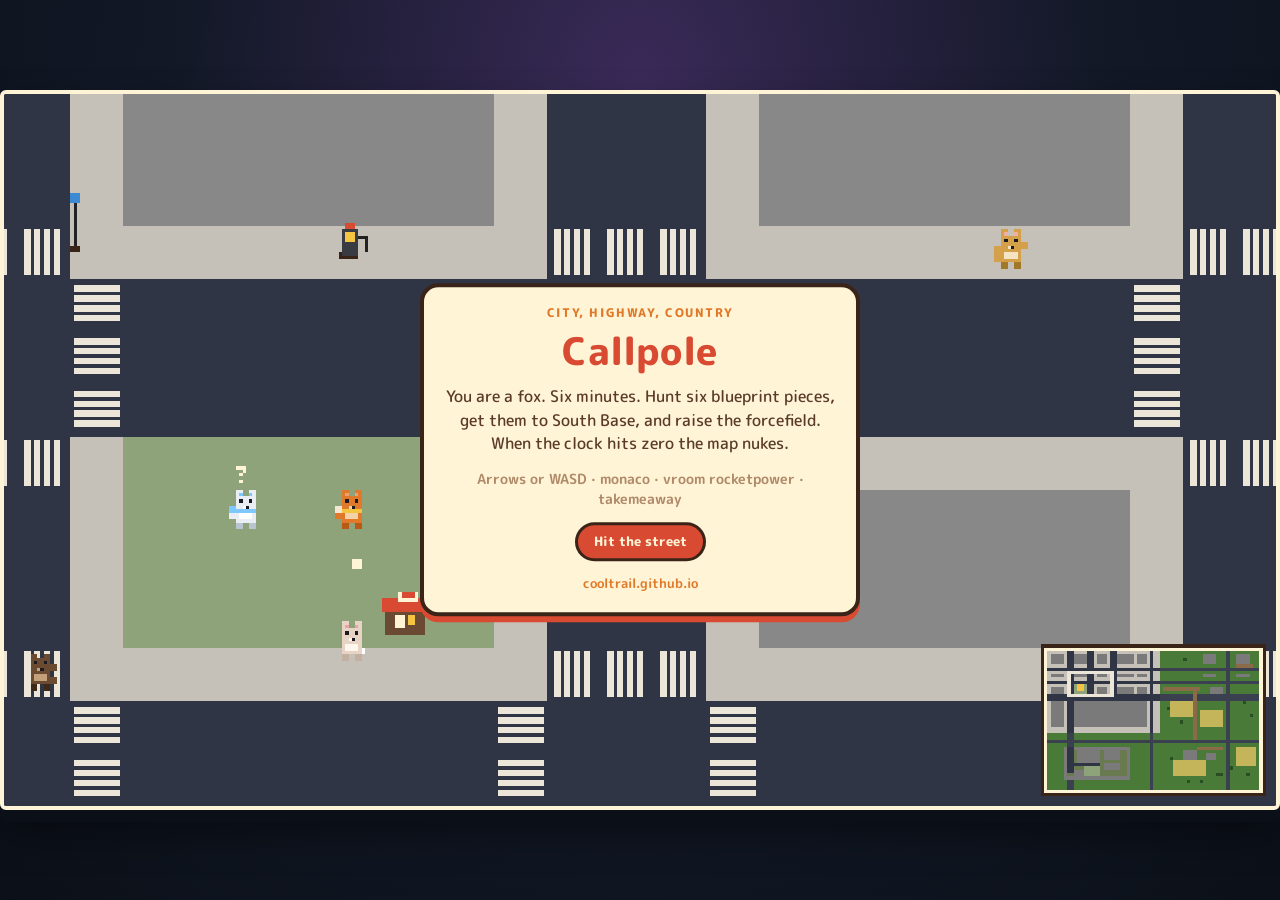
<file: static/callpole/index.html>
<!DOCTYPE html>
<html lang="en">
<head>
  <meta charset="UTF-8" />
  <meta name="viewport" content="width=device-width, initial-scale=1.0, viewport-fit=cover, user-scalable=no" />
  <title>Callpole</title>
  <meta name="description" content="A dusk city. Call a bus or a taxi. Get the forcefield blueprint to the base and save the world." />
  <link rel="icon" href="data:image/svg+xml,%3Csvg xmlns='http://www.w3.org/2000/svg' viewBox='0 0 32 32'%3E%3Crect width='32' height='32' rx='8' fill='%23f5c542'/%3E%3Ctext x='16' y='22' text-anchor='middle' font-size='14' fill='%231a2238'%3EP%3C/text%3E%3C/svg%3E" />
  <link rel="preconnect" href="https://fonts.googleapis.com" />
  <link rel="preconnect" href="https://fonts.gstatic.com" crossorigin />
  <link href="https://fonts.googleapis.com/css2?family=M+PLUS+Rounded+1c:wght@500;700;800&display=swap" rel="stylesheet" />
  <link rel="stylesheet" href="style.css" />
</head>
<body>
  <div id="frame">
    <canvas id="game" width="384" height="216" aria-label="Callpole"></canvas>

    <div id="hud" class="hidden">
      <div id="stamps" aria-label="Quest"></div>
      <div id="energy-wrap" aria-label="Energy">
        <span>EN</span>
        <div id="energy"><i id="energy-fill"></i></div>
      </div>
      <div id="gas-wrap" aria-label="Gas">
        <span>GAS</span>
        <div id="gas"><i id="gas-fill"></i></div>
      </div>
      <div id="clock-wrap" aria-label="Time left">
        <span>TIME</span>
        <b id="clock">6:00</b>
      </div>
      <button id="mute" type="button" aria-label="Mute">Sound</button>
    </div>

    <div id="slots" class="hidden">
      <button id="slot-1" type="button" class="slot" aria-label="Slot 1">
        <b>1</b>
        <i class="slot-can"></i>
      </button>
    </div>

    <div id="prompt" class="hidden"></div>

    <div id="title" class="panel">
      <p class="kicker">City, highway, country</p>
      <h1>Callpole</h1>
      <p class="lead">You are a fox. Six minutes. Hunt six blueprint pieces, get them to South Base, and raise the forcefield. When the clock hits zero the map nukes.</p>
      <p class="hint">Arrows or WASD · monaco · vroom rocketpower · takemeaway</p>
      <button id="start" type="button">Hit the street</button>
      <p class="home-link"><a href="https://cooltrail.github.io/">cooltrail.github.io</a></p>
    </div>

    <div id="dialog" class="panel hidden">
      <p id="who" class="kicker"></p>
      <p id="line"></p>
      <p class="hint">Space or click</p>
    </div>

    <div id="card" class="panel hidden">
      <p id="card-k" class="kicker"></p>
      <h2 id="card-h"></h2>
      <p id="card-p"></p>
      <div id="ride-dests" class="row"></div>
      <div class="row">
        <button id="card-ok" type="button" class="hidden">Begin</button>
        <button id="card-back" type="button">Stay here</button>
      </div>
    </div>

    <div id="end" class="panel hidden">
      <p id="end-k" class="kicker">The sky holds</p>
      <h1 id="end-h">World saved</h1>
      <p id="end-p" class="lead">The forcefield locked in. The invasion bounced. The buses still run at dawn.</p>
      <button id="again" type="button">Walk it again</button>
    </div>

    <div id="pad" class="hidden" aria-hidden="true">
      <div class="dpad">
        <button data-dir="up" type="button">▲</button>
        <div class="mid">
          <button data-dir="left" type="button">◀</button>
          <button data-dir="right" type="button">▶</button>
        </div>
        <button data-dir="down" type="button">▼</button>
      </div>
      <button id="act" type="button">●</button>
    </div>
  </div>
  <script src="game.js?v=12"></script>
</body>
</html>
</file>
<file: static/callpole/style.css>
:root {
  --ink: #3a2418;
  --paper: #fff4d6;
  --mist: #b08968;
  --accent: #f5c542;
  --vermilion: #d94a32;
  --leaf: #3cb371;
  --deep: #7a2e22;
}

* { box-sizing: border-box; }

html, body {
  margin: 0;
  height: 100%;
  background: #121826;
  color: var(--ink);
  font-family: "M PLUS Rounded 1c", "Nunito", "Segoe UI", sans-serif;
  overflow: hidden;
  user-select: none;
  -webkit-user-select: none;
}

#frame {
  position: relative;
  width: 100%;
  height: 100dvh;
  display: flex;
  align-items: center;
  justify-content: center;
  background:
    radial-gradient(ellipse at 50% 10%, #3a2a58 0%, #121826 52%, #0b1018 100%);
}

#game {
  width: min(100vw, calc(100dvh * 16 / 9));
  height: min(100dvh, calc(100vw * 9 / 16));
  image-rendering: pixelated;
  image-rendering: crisp-edges;
  background: #2a3144;
  box-shadow: 0 12px 0 #0b1018, 0 22px 40px rgba(0, 0, 0, 0.45);
  border: 4px solid #fff4d6;
  border-radius: 6px;
}

#hud {
  position: absolute;
  top: max(0.55rem, env(safe-area-inset-top));
  left: 50%;
  transform: translateX(-50%);
  width: min(100vw, calc(100dvh * 16 / 9));
  display: flex;
  justify-content: flex-start;
  align-items: center;
  gap: 0.4rem;
  padding: 0 0.9rem;
  pointer-events: none;
}

#stamps {
  display: flex;
  align-items: center;
  gap: 0.4rem;
  background: #fff4d6;
  border: 3px solid #3a2418;
  border-radius: 999px;
  padding: 0.28rem 0.7rem;
  font-weight: 800;
  font-size: 0.82rem;
  color: #3a2418;
}

#energy-wrap {
  display: flex;
  align-items: center;
  gap: 0.35rem;
  background: #fff4d6;
  border: 3px solid #3a2418;
  border-radius: 999px;
  padding: 0.22rem 0.55rem;
  font-weight: 800;
  font-size: 0.7rem;
  color: #3a2418;
}

#energy {
  width: 4.4rem;
  height: 0.55rem;
  background: #d4c4a8;
  border: 2px solid #3a2418;
  border-radius: 999px;
  overflow: hidden;
}

#energy-fill {
  display: block;
  height: 100%;
  width: 100%;
  background: #f5c542;
}

#energy-wrap.low #energy-fill { background: #d94a32; }
#energy-wrap.empty { color: #d94a32; }

#gas-wrap {
  display: flex;
  align-items: center;
  gap: 0.35rem;
  background: #fff4d6;
  border: 3px solid #3a2418;
  border-radius: 999px;
  padding: 0.22rem 0.55rem;
  font-weight: 800;
  font-size: 0.7rem;
  color: #3a2418;
}

#gas {
  width: 4.4rem;
  height: 0.55rem;
  background: #d4c4a8;
  border: 2px solid #3a2418;
  border-radius: 999px;
  overflow: hidden;
}

#gas-fill {
  display: block;
  height: 100%;
  width: 100%;
  background: #6a9a32;
}

#gas-wrap.low #gas-fill { background: #d94a32; }
#gas-wrap.empty { color: #d94a32; }

#clock-wrap {
  position: absolute;
  left: 50%;
  top: 0;
  transform: translateX(-50%);
  display: flex;
  align-items: center;
  gap: 0.45rem;
  background: #fff4d6;
  border: 3px solid #3a2418;
  border-radius: 999px;
  padding: 0.28rem 0.95rem;
  font-weight: 800;
  font-size: 0.72rem;
  letter-spacing: 0.08em;
  color: #3a2418;
  box-shadow: 0 3px 0 #d94a32;
}

#clock-wrap b {
  font-weight: 800;
  font-size: 1.35rem;
  letter-spacing: 0.04em;
}

#clock-wrap.low { color: #d94a32; }
#clock-wrap.empty { color: #d94a32; background: #ffe0c8; }

#mute {
  margin-left: auto;
  pointer-events: auto;
  font-family: inherit;
  font-weight: 700;
  font-size: 0.78rem;
  color: var(--ink);
  background: var(--paper);
  border: 3px solid #3a2418;
  border-radius: 999px;
  padding: 0.2rem 0.7rem;
  cursor: pointer;
}

#prompt {
  position: absolute;
  bottom: 24%;
  left: 50%;
  transform: translateX(-50%);
  background: var(--paper);
  color: var(--ink);
  border: 3px solid #3a2418;
  border-radius: 999px;
  padding: 0.28rem 0.85rem;
  font-size: 0.9rem;
  font-weight: 700;
}

.panel {
  position: absolute;
  left: 50%;
  top: 50%;
  transform: translate(-50%, -50%);
  width: min(440px, 92vw);
  background: var(--paper);
  color: var(--ink);
  border: 4px solid #3a2418;
  border-radius: 1.15rem;
  padding: 1.15rem 1.2rem 1.2rem;
  text-align: center;
  box-shadow: 0 6px 0 #d94a32;
}

.panel h1, .panel h2 {
  margin: 0.1rem 0 0.4rem;
  font-weight: 800;
  letter-spacing: 0.01em;
  color: var(--vermilion);
}

.panel h1 { font-size: 2.35rem; }

.kicker {
  margin: 0;
  font-size: 0.72rem;
  letter-spacing: 0.14em;
  text-transform: uppercase;
  font-weight: 800;
  color: #e07a2a;
}

.lead, #line, #card-p {
  margin: 0.25rem 0 0.85rem;
  color: #5a3a28;
  line-height: 1.45;
  font-weight: 500;
}

.hint {
  margin: 0 0 0.85rem;
  color: var(--mist);
  font-size: 0.85rem;
  font-weight: 700;
}

.home-link {
  margin: 0.85rem 0 0;
  font-size: 0.82rem;
  font-weight: 700;
}

.home-link a {
  color: #e07a2a;
  text-decoration: none;
}

.row {
  display: flex;
  gap: 0.45rem;
  justify-content: center;
  flex-wrap: wrap;
}

button {
  font-family: inherit;
  font-weight: 800;
  background: var(--vermilion);
  color: var(--paper);
  border: 3px solid #3a2418;
  border-radius: 999px;
  padding: 0.42rem 1rem;
  cursor: pointer;
}

#card-back {
  background: var(--paper);
  color: var(--ink);
}

#dialog {
  top: auto;
  bottom: 11%;
  transform: translate(-50%, 0);
  text-align: left;
  border-radius: 1.4rem 1.4rem 1.4rem 0.4rem;
}

#dialog .hint {
  margin: 0;
  text-align: right;
}

.hidden { display: none !important; }

#slots {
  position: absolute;
  left: 50%;
  bottom: 14%;
  transform: translateX(-50%);
  display: flex;
  gap: 0.35rem;
  pointer-events: none;
}

.slot {
  pointer-events: auto;
  width: 3.1rem;
  height: 3.1rem;
  padding: 0;
  border-radius: 0.7rem;
  background: #fff4d6;
  color: #3a2418;
  border: 3px solid #3a2418;
  display: flex;
  flex-direction: column;
  align-items: center;
  justify-content: center;
  gap: 0.05rem;
  position: relative;
}

.slot b {
  position: absolute;
  top: 0.1rem;
  left: 0.28rem;
  font-size: 0.7rem;
}

.slot-can {
  display: none;
  width: 0.85rem;
  height: 1.1rem;
  background: #d94a32;
  border: 2px solid #3a2418;
  border-radius: 0.15rem 0.15rem 0.2rem 0.2rem;
  box-shadow: inset 0 -0.35rem 0 #f5c542;
}

.slot.has .slot-can { display: block; }
.slot.has:not(.full) .slot-can {
  background: #6a3a32;
  box-shadow: none;
}
.slot.full .slot-can {
  background: #d94a32;
  box-shadow: inset 0 -0.35rem 0 #f5c542;
}
.slot.equip {
  background: #ffe08a;
  box-shadow: 0 0 0 3px #d94a32;
}

#pad {
  position: absolute;
  inset: auto 0 0.4rem;
  display: flex;
  justify-content: space-between;
  align-items: flex-end;
  padding: 0 0.8rem 0.4rem;
  pointer-events: none;
}

#pad button {
  pointer-events: auto;
  width: 3rem;
  height: 3rem;
  border-radius: 0.85rem;
  background: rgba(255, 244, 214, 0.86);
  color: var(--ink);
  font-size: 1.05rem;
}

.dpad {
  display: flex;
  flex-direction: column;
  align-items: center;
  gap: 0.25rem;
}

.mid { display: flex; gap: 1.6rem; }

#act {
  width: 3.6rem !important;
  height: 3.6rem !important;
  border-radius: 999px !important;
  background: var(--vermilion) !important;
  color: var(--paper);
}

@media (pointer: fine) {
  #pad { display: none !important; }
}
</file>
